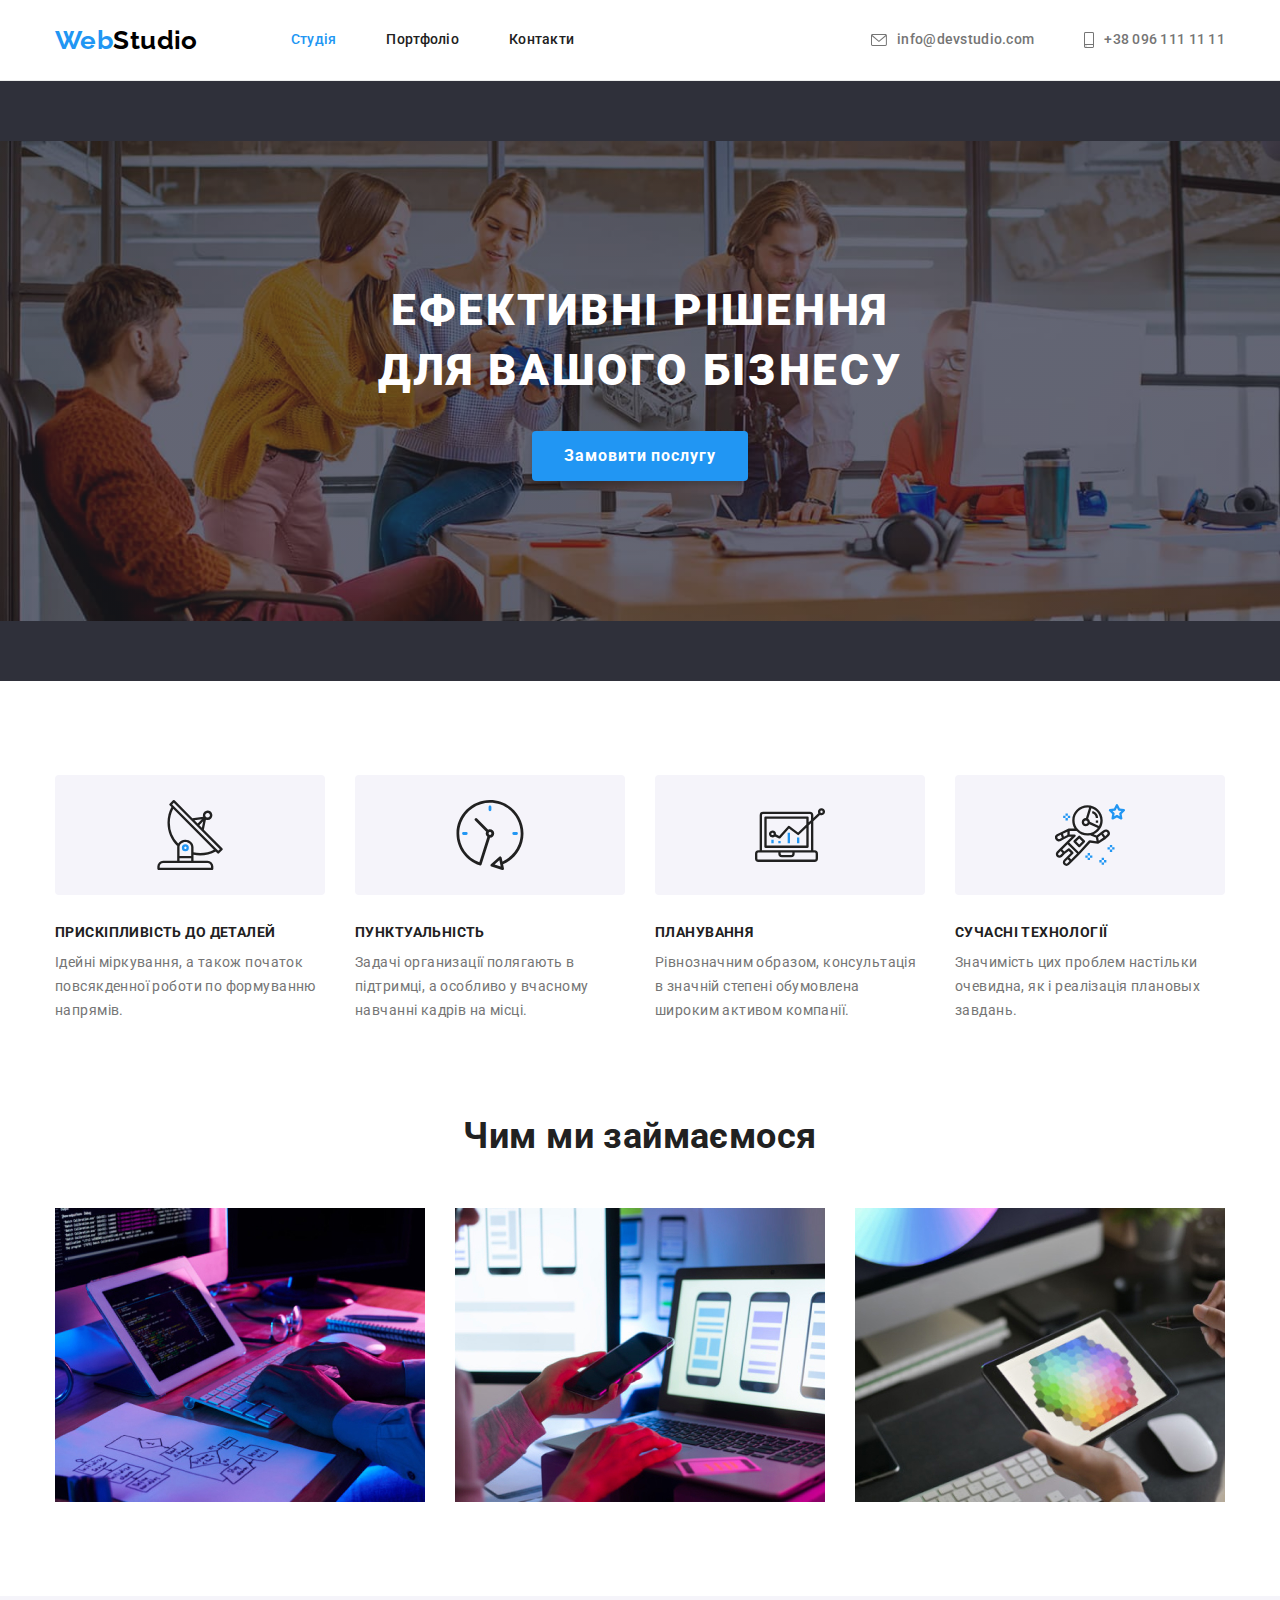
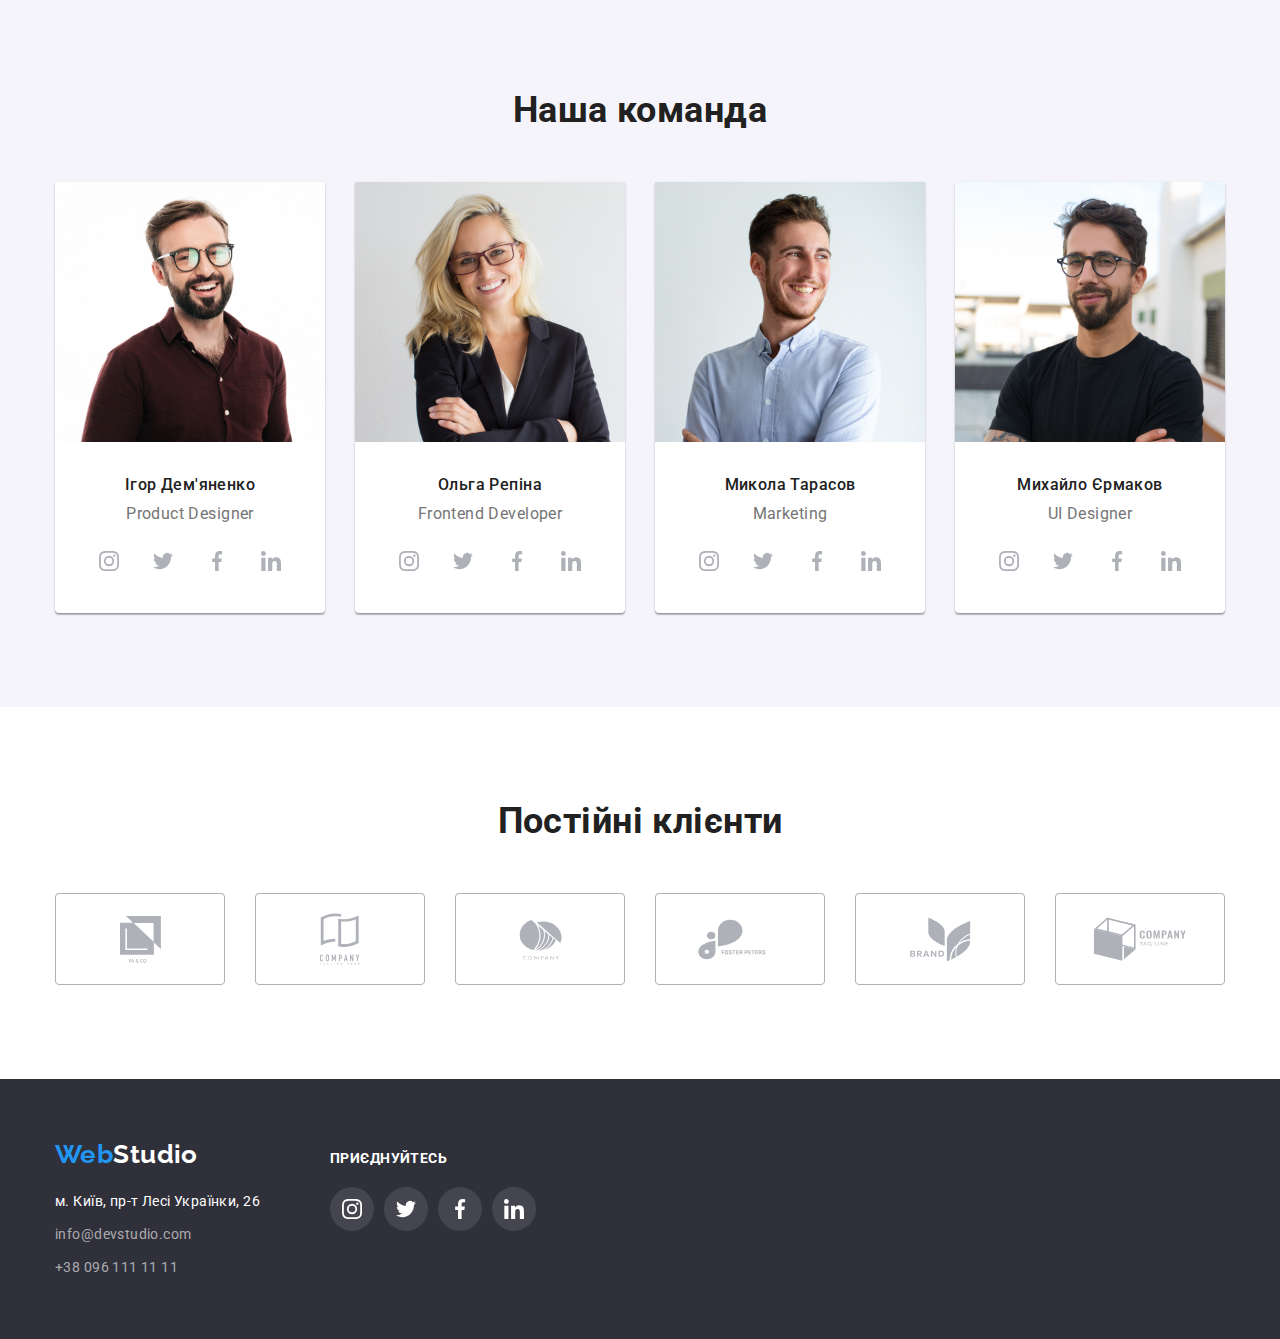
<file: index.html>
<!DOCTYPE html>
<html lang="uk-UA">
  <head>
    <meta charset="UTF-8" />
    <meta http-equiv="X-UA-Compatible" content="IE=edge" />
    <meta name="viewport" content="width=device-width, initial-scale=1.0" />
    <title>Go-IT Studio</title>
    <link rel="preconnect" href="https://fonts.googleapis.com" />
    <link rel="preconnect" href="https://fonts.gstatic.com" crossorigin />
    <link
      href="https://fonts.googleapis.com/css2?family=Raleway:wght@700&family=Roboto:wght@400;500;700;900&display=swap"
      rel="stylesheet"
    />
    <link
      rel="stylesheet"
      href="https://cdnjs.cloudflare.com/ajax/libs/modern-normalize/1.1.0/modern-normalize.min.css"
    />
    <link rel="icon" href="../images/studio.img/GO-IT.jpg" type="image/jpg" />
    <link rel="stylesheet" href="./css/styles.css" />
  </head>
  <body>
    <div class="content-pozitions">
      <!-- Шапка -->
      <header class="page-header">
        <div class="container">
          <div class="head-box">
            <nav class="head-nav">
              <a href="./index.html" class="logo">
                <span class="logo-left">Web</span>Studio</a
              >
              <ul class="site-nav">
                <li class="nav-item">
                  <a href="./index.html" class="link current">Студія</a>
                </li>
                <li class="nav-item">
                  <a href="./portfolio.html" class="link">Портфоліо</a>
                </li>
                <li class="nav-item"><a href="" class="link">Контакти</a></li>
              </ul>
            </nav>
            <ul class="auth-nav">
              <li class="nav-item">
                <a
                  class="contact-link imail-nav"
                  href="mailto:info@devstudio.com"
                  target="_blank"
                  rel="noopener nofollow noreferrer"
                >
                  <svg class="envelope" width="16" height="12">
                    <use
                      href="./images/icon.svg/sprite.svg#icon-envelope"
                    ></use>
                  </svg>
                  info@devstudio.com</a
                >
              </li>
              <li class="nav-item">
                <a
                  class="contact-link telf-nav"
                  href="tel:+380961111111"
                  target="_blank"
                  rel="noopener nofollow noreferrer"
                >
                  <svg class="smartphone" width="10" height="16">
                    <use
                      href="./images/icon.svg/sprite.svg#icon-smartphone"
                    ></use>
                  </svg>
                  +38 096 111 11 11</a
                >
              </li>
            </ul>
          </div>
        </div>
      </header>
      <!-- Section 1 -->
      <main>
        <section class="section-hero img-bgr-hero">
          <div class="container">
            <h1 class="hero-txt">ЕФЕКТИВНІ РІШЕННЯ ДЛЯ ВАШОГО БІЗНЕСУ</h1>
            <button type="button" class="hero-button">Замовити послугу</button>
          </div>
        </section>
        <!-- Section 2 -->
        <section class="section about">
          <div class="container">
            <h2 class="visually-hidden">Про Нас</h2>
            <ul class="about-us-list">
              <li class="content-box icon-details">
                <div class="test34">
                  <svg class="icon-about-us" width="70" height="70">
                    <use href="./images/icon.svg/sprite.svg#icon-antenna"></use>
                  </svg>
                </div>
                <h3 class="about-us">ПРИСКІПЛИВІСТЬ ДО ДЕТАЛЕЙ</h3>
                <p class="about-us-txt">
                  Ідейні міркування, а також початок повсякденної роботи по
                  формуванню напрямів.
                </p>
              </li>
              <li class="content-box icon-punctuality">
                <div class="test34">
                  <svg class="icon-about-us" width="70" height="70">
                    <use href="./images/icon.svg/sprite.svg#icon-clock"></use>
                  </svg>
                </div>
                <h3 class="about-us">ПУНКТУАЛЬНІСТЬ</h3>
                <p class="about-us-txt">
                  Задачі организації полягають в підтримці, а особливо у
                  вчасному навчанні кадрів на місці.
                </p>
              </li>
              <li class="content-box icon-planning">
                <div class="test34">
                  <svg class="icon-about-us" width="70" height="70">
                    <use href="./images/icon.svg/sprite.svg#icon-diagram"></use>
                  </svg>
                </div>
                <h3 class="about-us">ПЛАНУВАННЯ</h3>
                <p class="about-us-txt">
                  Рівнозначним образом, консультація в значній степені
                  обумовлена широким активом компанії.
                </p>
              </li>
              <li class="content-box icon-technology">
                <div class="test34">
                  <svg class="icon-about-us" width="70" height="70">
                    <use
                      href="./images/icon.svg/sprite.svg#icon-astronaut"
                    ></use>
                  </svg>
                </div>
                <h3 class="about-us">СУЧАСНІ ТЕХНОЛОГІЇ</h3>
                <p class="about-us-txt">
                  Значимість цих проблем настільки очевидна, як і реалізація
                  плановых завдань.
                </p>
              </li>
            </ul>
          </div>
        </section>
        <!-- Section 3 -->
        <section class="section">
          <div class="container">
            <h2 class="section-title">Чим ми займаємося</h2>
            <ul class="title-images">
              <li class="image">
                <img
                  src="./images/studio.img/work1.jpg"
                  alt="computer work"
                  width="370"
                  height="294"
                />
              </li>
              <li class="image">
                <img
                  src="./images/studio.img/work2.jpg"
                  alt="work for alaptop"
                  width="370"
                  height="294"
                />
              </li>
              <li class="image-last">
                <img
                  src="./images/studio.img/work3.jpg"
                  alt="work with thetablet"
                  width="370"
                  height="294"
                />
              </li>
            </ul>
          </div>
        </section>

        <!-- Section 4 -->
        <section class="section-team">
          <div class="container">
            <h2 class="section-title">Наша команда</h2>
            <!-- Team -->
            <ul class="team-box">
              <li class="team-element">
                <img
                  src="./images/studio.img/team1.jpg"
                  alt="Ігор Дем'яненко"
                  width="270"
                  height="260"
                />
                <h3 class="workers">Ігор Дем'яненко</h3>
                <p class="profession">Product Designer</p>
                <div class="social-networks">
                  <a
                    class="social-buttons"
                    href="#"
                    target="_blank"
                    rel="noopener nofollow noreferrer"
                  >
                    <svg class="social-pozition">
                      <use
                        href="./images/icon.svg/sprite.svg#icon-instagram"
                      ></use>
                    </svg>
                  </a>
                  <a
                    class="social-buttons"
                    href="#"
                    target="_blank"
                    rel="noopener nofollow noreferrer"
                  >
                    <svg class="social-pozition">
                      <use
                        href="./images/icon.svg/sprite.svg#icon-tviter"
                      ></use>
                    </svg>
                  </a>
                  <a
                    class="social-buttons"
                    href="#"
                    target="_blank"
                    rel="noopener nofollow noreferrer"
                  >
                    <svg class="social-pozition">
                      <use
                        href="./images/icon.svg/sprite.svg#icon-facebook"
                      ></use>
                    </svg>
                  </a>
                  <a
                    class="social-buttons"
                    href="#"
                    target="_blank"
                    rel="noopener nofollow noreferrer"
                  >
                    <svg class="social-pozition">
                      <use
                        href="./images/icon.svg/sprite.svg#icon-linkedin"
                      ></use>
                    </svg>
                  </a>
                </div>
              </li>
              <li class="team-element">
                <img
                  src="./images/studio.img/team2.jpg"
                  alt="Ольга Репіна"
                  width="270"
                  height="260"
                />
                <h3 class="workers">Ольга Репіна</h3>
                <p class="profession">Frontend Developer</p>
                <div class="social-networks">
                  <a
                    class="social-buttons"
                    href="#"
                    target="_blank"
                    rel="noopener nofollow noreferrer"
                  >
                    <svg class="social-pozition">
                      <use
                        href="./images/icon.svg/sprite.svg#icon-instagram"
                      ></use>
                    </svg>
                  </a>
                  <a
                    class="social-buttons"
                    href="#"
                    target="_blank"
                    rel="noopener nofollow noreferrer"
                  >
                    <svg class="social-pozition">
                      <use
                        href="./images/icon.svg/sprite.svg#icon-tviter"
                      ></use>
                    </svg>
                  </a>
                  <a
                    class="social-buttons"
                    href="#"
                    target="_blank"
                    rel="noopener nofollow noreferrer"
                  >
                    <svg class="social-pozition">
                      <use
                        href="./images/icon.svg/sprite.svg#icon-facebook"
                      ></use>
                    </svg>
                  </a>
                  <a
                    class="social-buttons"
                    href="#"
                    target="_blank"
                    rel="noopener nofollow noreferrer"
                  >
                    <svg class="social-pozition">
                      <use
                        href="./images/icon.svg/sprite.svg#icon-linkedin"
                      ></use>
                    </svg>
                  </a>
                </div>
              </li>
              <li class="team-element">
                <img
                  src="./images/studio.img/team3.jpg"
                  alt="Микола Тарасов"
                  width="270"
                  height="260"
                />
                <h3 class="workers">Микола Тарасов</h3>
                <p class="profession">Marketing</p>
                <div class="social-networks">
                  <a
                    class="social-buttons"
                    href="#"
                    target="_blank"
                    rel="noopener nofollow noreferrer"
                  >
                    <svg class="social-pozition">
                      <use
                        href="./images/icon.svg/sprite.svg#icon-instagram"
                      ></use>
                    </svg>
                  </a>
                  <a
                    class="social-buttons"
                    href="#"
                    target="_blank"
                    rel="noopener nofollow noreferrer"
                  >
                    <svg class="social-pozition">
                      <use
                        href="./images/icon.svg/sprite.svg#icon-tviter"
                      ></use>
                    </svg>
                  </a>
                  <a
                    class="social-buttons"
                    href="#"
                    target="_blank"
                    rel="noopener nofollow noreferrer"
                  >
                    <svg class="social-pozition">
                      <use
                        href="./images/icon.svg/sprite.svg#icon-facebook"
                      ></use>
                    </svg>
                  </a>
                  <a
                    class="social-buttons"
                    href="#"
                    target="_blank"
                    rel="noopener nofollow noreferrer"
                  >
                    <svg class="social-pozition">
                      <use
                        href="./images/icon.svg/sprite.svg#icon-linkedin"
                      ></use>
                    </svg>
                  </a>
                </div>
              </li>
              <li class="team-element">
                <img
                  src="./images/studio.img/team4.jpg"
                  alt="Михайло Єрмаков"
                  width="270"
                  height="260"
                />
                <h3 class="workers">Михайло Єрмаков</h3>
                <p class="profession">UI Designer</p>
                <div class="social-networks">
                  <a
                    class="social-buttons"
                    href="#"
                    target="_blank"
                    rel="noopener nofollow noreferrer"
                  >
                    <svg class="social-pozition">
                      <use
                        href="./images/icon.svg/sprite.svg#icon-instagram"
                      ></use>
                    </svg>
                  </a>
                  <a
                    class="social-buttons"
                    href="#"
                    target="_blank"
                    rel="noopener nofollow noreferrer"
                  >
                    <svg class="social-pozition">
                      <use
                        href="./images/icon.svg/sprite.svg#icon-tviter"
                      ></use>
                    </svg>
                  </a>
                  <a
                    class="social-buttons"
                    href="#"
                    target="_blank"
                    rel="noopener nofollow noreferrer"
                  >
                    <svg class="social-pozition">
                      <use
                        href="./images/icon.svg/sprite.svg#icon-facebook"
                      ></use>
                    </svg>
                  </a>
                  <a
                    class="social-buttons"
                    href="#"
                    target="_blank"
                    rel="noopener nofollow noreferrer"
                  >
                    <svg class="social-pozition">
                      <use
                        href="./images/icon.svg/sprite.svg#icon-linkedin"
                      ></use>
                    </svg>
                  </a>
                </div>
              </li>
            </ul>
          </div>
        </section>
        <section class="section">
          <div class="container">
            <h2 class="section-title">Постійні клієнти</h2>
            <ul class="regular-customers">
              <li class="company-box">
                <a class="company-hover" href="#">
                  <svg class="color-customers" width="41" height="47">
                    <use href="./images/icon.svg/sprite.svg#icon-ya-s-co"></use>
                  </svg>
                </a>
              </li>
              <li class="company-box">
                <a class="company-hover" href="#">
                  <svg class="color-customers" width="40" height="52">
                    <use
                      href="./images/icon.svg/sprite.svg#icon-company-t-h"
                    ></use>
                  </svg>
                </a>
              </li>
              <li class="company-box">
                <a class="company-hover" href="#">
                  <svg class="color-customers" width="43" height="41">
                    <use href="./images/icon.svg/sprite.svg#icon-company"></use>
                  </svg>
                </a>
              </li>
              <li class="company-box">
                <a class="company-hover" href="#">
                  <svg class="color-customers" width="84" height="41">
                    <use
                      href="./images/icon.svg/sprite.svg#icon-foster-peters"
                    ></use>
                  </svg>
                </a>
              </li>
              <li class="company-box">
                <a class="company-hover" href="#">
                  <svg class="color-customers" width="63" height="45">
                    <use href="./images/icon.svg/sprite.svg#icon-brand"></use>
                  </svg>
                </a>
              </li>
              <li class="company-box">
                <a class="company-hover" href="#">
                  <svg class="color-customers" width="94" height="44">
                    <use
                      href="./images/icon.svg/sprite.svg#icon-company-t-l"
                    ></use>
                  </svg>
                </a>
              </li>
            </ul>
          </div>
        </section>
      </main>
      <!-- Footer -->
      <footer class="footer">
        <div class="container">
          <div class="footer-box">
            <div class="footef-addres-box">
              <a class="logo-footer" href="./index.html">
                <span class="logo-left">Web</span>Studio</a
              >
              <address class="footer-address">
                <ul class="footer-contact">
                  <li class="address-item">
                    <a
                      class="address-sity"
                      href="https://goo.gl/maps/piqngm7oDQpEDh6u6"
                      target="_blank"
                      rel="noopener nofollow noreferrer"
                      >м. Київ, пр-т Лесі Українки, 26</a
                    >
                  </li>
                  <li class="contacts-studio">
                    <a
                      class="contacts"
                      href="mailto:info@devstudio.com"
                      target="_blank"
                      rel="noopener nofollow noreferrer"
                    >
                      info@devstudio.com</a
                    >
                  </li>
                  <li class="contacts-studio">
                    <a
                      class="contacts"
                      href="tel:+380961111111"
                      target="_blank"
                      rel="noopener nofollow noreferrer"
                    >
                      +38 096 111 11 11</a
                    >
                  </li>
                </ul>
              </address>
            </div>
            <div class="footer-social-section">
              <h2 class="join-in">Приєднуйтесь</h2>
              <div class="social-networks-footer">
                <a
                  class="social-buttons-footer"
                  href="#"
                  target="_blank"
                  rel="noopener nofollow noreferrer"
                >
                  <svg class="social-pozition-footer">
                    <use
                      href="./images/icon.svg/sprite.svg#icon-instagram"
                    ></use>
                  </svg>
                </a>
                <a
                  class="social-buttons-footer"
                  href="#"
                  target="_blank"
                  rel="noopener nofollow noreferrer"
                >
                  <svg class="social-pozition-footer">
                    <use href="./images/icon.svg/sprite.svg#icon-tviter"></use>
                  </svg>
                </a>
                <a
                  class="social-buttons-footer"
                  href="#"
                  target="_blank"
                  rel="noopener nofollow noreferrer"
                >
                  <svg class="social-pozition-footer">
                    <use
                      href="./images/icon.svg/sprite.svg#icon-facebook"
                    ></use>
                  </svg>
                </a>
                <a
                  class="social-buttons-footer"
                  href="#"
                  target="_blank"
                  rel="noopener nofollow noreferrer"
                >
                  <svg class="social-pozition-footer">
                    <use
                      href="./images/icon.svg/sprite.svg#icon-linkedin"
                    ></use>
                  </svg>
                </a>
              </div>
            </div>
          </div>
        </div>
      </footer>
    </div>
  </body>
</html>
</file>
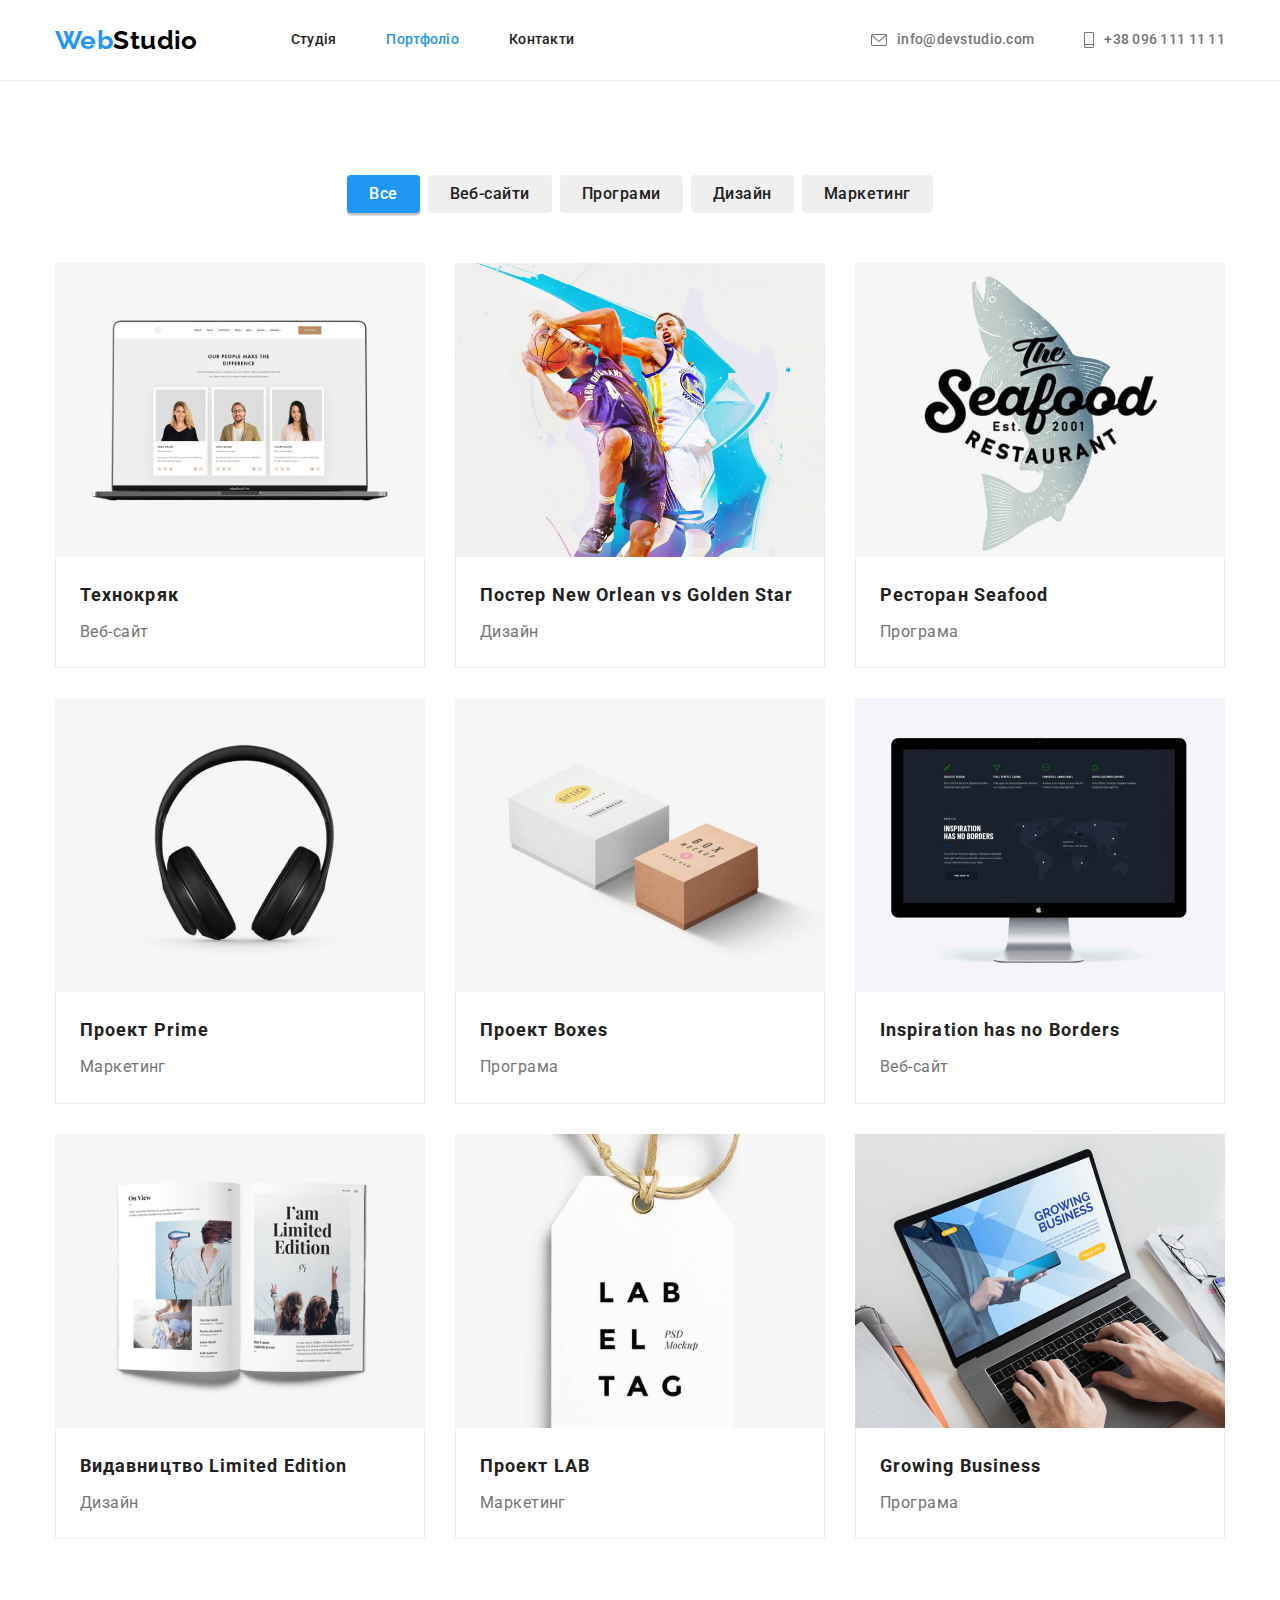
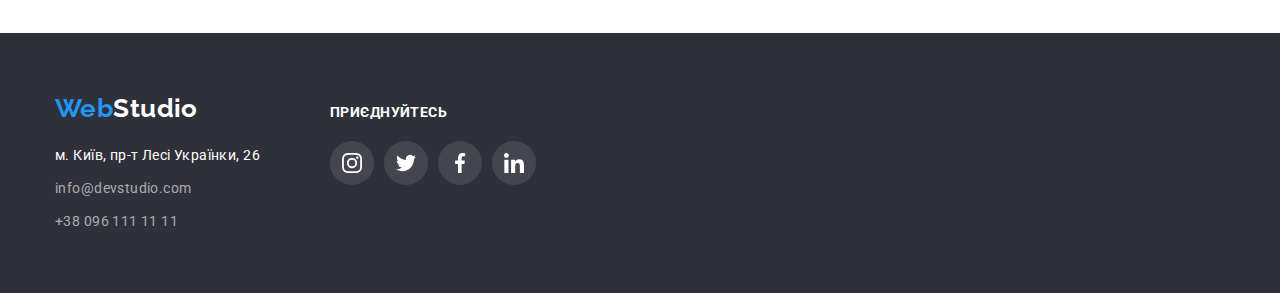
<file: portfolio.html>
<!DOCTYPE html>
<html lang="uk-UA">
  <head>
    <meta charset="UTF-8" />
    <meta http-equiv="X-UA-Compatible" content="IE=edge" />
    <meta name="viewport" content="width=device-width, initial-scale=1.0" />
    <title>Go-IT Portfolio</title>
    <link rel="preconnect" href="https://fonts.googleapis.com" />
    <link rel="preconnect" href="https://fonts.gstatic.com" crossorigin />
    <link
      href="https://fonts.googleapis.com/css2?family=Raleway:wght@700&family=Roboto:wght@400;500;700;900&display=swap"
      rel="stylesheet"
    />
    <link
      rel="stylesheet"
      href="https://cdnjs.cloudflare.com/ajax/libs/modern-normalize/1.1.0/modern-normalize.min.css"
    />
    <link rel="icon" href="../images/studio.img/GO-IT.jpg" type="image/jpg" />
    <link rel="stylesheet" href="./css/styles.css" />
  </head>
  <body class="body-pozition">
    <div class="content-pozitions">
      <!-- Шапка -->
      <header class="page-header">
        <div class="container">
          <div class="head-box">
            <nav class="head-nav">
              <a href="./index.html" class="logo">
                <span class="logo-left">Web</span>Studio</a
              >
              <ul class="site-nav">
                <li class="nav-item">
                  <a href="./index.html" class="link">Студія</a>
                </li>
                <li class="nav-item">
                  <a href="./portfolio.html" class="link current">Портфоліо</a>
                </li>
                <li class="nav-item"><a href="" class="link">Контакти</a></li>
              </ul>
            </nav>
            <ul class="auth-nav">
              <li class="nav-item">
                <a
                  class="contact-link imail-nav"
                  href="mailto:info@devstudio.com"
                >
                  <svg class="envelope" width="16" height="12">
                    <use
                      href="./images/icon.svg/sprite.svg#icon-envelope"
                    ></use>
                  </svg>
                  info@devstudio.com</a
                >
              </li>
              <li class="nav-item">
                <a class="contact-link telf-nav" href="tel:+380961111111">
                  <svg class="smartphone" width="10" height="16">
                    <use
                      href="./images/icon.svg/sprite.svg#icon-smartphone"
                    ></use>
                  </svg>
                  +38 096 111 11 11</a
                >
              </li>
            </ul>
          </div>
        </div>
      </header>
      <!-- Портфоліо -->
      <main>
        <section class="section-portfolio">
          <div class="container">
            <h1 class="visually-hidden">Портфоліо</h1>
            <!-- Фільтр -->
            <ul class="buttons">
              <li class="bgr-of-buttons">
                <button type="button" class="list-of-buttons current">
                  Все
                </button>
              </li>
              <li class="bgr-of-buttons">
                <button type="button" class="list-of-buttons">Веб-сайти</button>
              </li>
              <li class="bgr-of-buttons">
                <button type="button" class="list-of-buttons">Програми</button>
              </li>
              <li class="bgr-of-buttons">
                <button type="button" class="list-of-buttons">Дизайн</button>
              </li>
              <li class="bgr-of-buttons">
                <button type="button" class="list-of-buttons">Маркетинг</button>
              </li>
            </ul>
            <!-- Проект 1-3 -->
            <ul class="work-list-pozition">
              <li class="work-elements">
                <img
                  class="img-paddings"
                  src="./images/images.p2/tekhno.jpg"
                  alt="Techno-crack"
                  width="370"
                  height="294"
                />
                <div class="decoration-work-lilt">
                  <h2 class="titles-of-works">Технокряк</h2>
                  <p class="paragraphs-of-works">Веб-сайт</p>
                </div>
              </li>
              <li class="work-elements">
                <img
                  class="img-paddings"
                  src="./images/images.p2/goldenstar.jpg"
                  alt="Poster New Orlean vs Golden Star"
                  width="370"
                  height="294"
                />
                <div class="decoration-work-lilt">
                  <h2 class="titles-of-works">
                    Постер New Orlean vs Golden Star
                  </h2>
                  <p class="paragraphs-of-works">Дизайн</p>
                </div>
              </li>
              <li class="work-elements">
                <img
                  class="img-paddings"
                  src="./images/images.p2/seafood.jpg"
                  alt=" Restaurant Seafood"
                  width="370"
                  height="294"
                />
                <div class="decoration-work-lilt">
                  <h2 class="titles-of-works">Ресторан Seafood</h2>
                  <p class="paragraphs-of-works">Програма</p>
                </div>
              </li>
              <!-- Проект 4-6 -->
              <li class="work-elements">
                <img
                  class="img-paddings"
                  src="./images/images.p2/prime.jpg"
                  alt="Headphones"
                  width="370"
                  height="294"
                />
                <div class="decoration-work-lilt">
                  <h2 class="titles-of-works">Проект Prime</h2>
                  <p class="paragraphs-of-works">Маркетинг</p>
                </div>
              </li>
              <li class="work-elements">
                <img
                  class="img-paddings"
                  src="./images/images.p2/boxes.jpg"
                  alt="boxes"
                  width="370"
                  height="294"
                />
                <div class="decoration-work-lilt">
                  <h2 class="titles-of-works">Проект Boxes</h2>
                  <p class="paragraphs-of-works">Програма</p>
                </div>
              </li>
              <li class="work-elements">
                <img
                  class="img-paddings"
                  src="./images/images.p2/borders.jpg"
                  alt="Monitor"
                  width="370"
                  height="294"
                />
                <div class="decoration-work-lilt">
                  <h2 class="titles-of-works">Inspiration has no Borders</h2>
                  <p class="paragraphs-of-works">Веб-сайт</p>
                </div>
              </li>
              <!-- Проект 7-9 -->
              <li class="work-elements">
                <img
                  class="img-paddings"
                  src="./images/images.p2/limited.jpg"
                  alt="Limited Edition"
                  width="370"
                  height="294"
                />
                <div class="decoration-work-lilt">
                  <h2 class="titles-of-works">Видавництво Limited Edition</h2>
                  <p class="paragraphs-of-works">Дизайн</p>
                </div>
              </li>
              <li class="work-elements">
                <img
                  class="img-paddings"
                  src="./images/images.p2/projectlab.jpg"
                  alt="Project LAB"
                  width="370"
                  height="294"
                />
                <div class="decoration-work-lilt">
                  <h2 class="titles-of-works">Проект LAB</h2>
                  <p class="paragraphs-of-works">Маркетинг</p>
                </div>
              </li>
              <li class="work-elements">
                <img
                  class="img-paddings"
                  src="./images/images.p2/growing.jpg"
                  alt="Growing Business"
                  width="370"
                  height="294"
                />
                <div class="decoration-work-lilt">
                  <h2 class="titles-of-works">Growing Business</h2>
                  <p class="paragraphs-of-works">Програма</p>
                </div>
              </li>
            </ul>
          </div>
        </section>
      </main>
      <!-- Підвал -->
      <footer class="footer">
        <div class="container">
          <div class="footer-box">
            <div class="footef-addres-box">
              <a class="logo-footer" href="./index.html">
                <span class="logo-left">Web</span>Studio</a
              >
              <address class="footer-address">
                <ul class="footer-contact">
                  <li class="address-item">
                    <a
                      class="address-sity"
                      href="https://goo.gl/maps/piqngm7oDQpEDh6u6"
                      target="_blank"
                      rel="noopener nofollow noreferrer"
                      >м. Київ, пр-т Лесі Українки, 26</a
                    >
                  </li>
                  <li class="contacts-studio">
                    <a class="contacts" href="mailto:info@devstudio.com">
                      info@devstudio.com</a
                    >
                  </li>
                  <li class="contacts-studio">
                    <a class="contacts" href="tel:+380961111111">
                      +38 096 111 11 11</a
                    >
                  </li>
                </ul>
              </address>
            </div>
            <div class="footer-social-section">
              <h2 class="join-in">Приєднуйтесь</h2>
              <div class="social-networks-footer">
                <a
                  class="social-buttons-footer"
                  href="#"
                  target="_blank"
                  rel="noopener nofollow noreferrer"
                >
                  <svg class="social-pozition-footer">
                    <use
                      href="./images/icon.svg/sprite.svg#icon-instagram"
                    ></use>
                  </svg>
                </a>
                <a
                  class="social-buttons-footer"
                  href="#"
                  target="_blank"
                  rel="noopener nofollow noreferrer"
                >
                  <svg class="social-pozition-footer">
                    <use href="./images/icon.svg/sprite.svg#icon-tviter"></use>
                  </svg>
                </a>
                <a
                  class="social-buttons-footer"
                  href="#"
                  target="_blank"
                  rel="noopener nofollow noreferrer"
                >
                  <svg class="social-pozition-footer">
                    <use
                      href="./images/icon.svg/sprite.svg#icon-facebook"
                    ></use>
                  </svg>
                </a>
                <a
                  class="social-buttons-footer"
                  href="#"
                  target="_blank"
                  rel="noopener nofollow noreferrer"
                >
                  <svg class="social-pozition-footer">
                    <use
                      href="./images/icon.svg/sprite.svg#icon-linkedin"
                    ></use>
                  </svg>
                </a>
              </div>
            </div>
          </div>
        </div>
      </footer>
    </div>
  </body>
</html>
</file>
<file: css/styles.css>
:root {
  --primary-text-color: #757575;
  --title-text-color: #212121;
  --accent-color: #2196f3;
  --color-white: #ffffff;
  --primary-section-fon: #2f303a;

  /* decoration */
  --decoration-work-list: #eeeeee;
  --decoration-background: #f5f4fa;
  --decoration-buttons-2: #a9a9ad;
  --decoration-color-customers: #afb1b8;
}

*,
*::before,
*::after {
  margin: 0;
}

body {
  color: var(--primary-text-color);
  font-family: Roboto, sans-serif;
  font-weight: 400;
  letter-spacing: 0.03em;
  font-size: 14px;
}

.container {
  max-width: 1200px;
  margin: 0 auto;
  padding: 0 15px;
}

/* ШАПКА */

.page-header {
  background-color: var(--color-white);
  border-bottom: 1px solid #ececec;

  padding: 0;
}

.head-box {
  display: flex;
  align-items: center;
}

.head-nav {
  display: flex;
  align-items: center;
}

.logo-left {
  color: var(--accent-color);
  font-family: Raleway, sans-serif;
  font-weight: 700;
  font-size: 26px;
  line-height: 1.19;
}

.logo {
  color: #000000;
  font-family: Raleway, sans-serif;
  font-weight: 700;
  font-size: 26px;
  line-height: 1.19;
  text-decoration: none;
}

.logo:focus {
  background-color: var(--color-white);
}

.link {
  color: var(--title-text-color);
  font-weight: 500;
  line-height: 1.14;
  letter-spacing: 0.02em;
  text-decoration: none;

  padding-bottom: 32px;
  padding-top: 32px;
}

.site-nav {
  margin-left: 93px;
  display: flex;
}

.site-nav .nav-item:not(:last-child) {
  margin-right: 50px;
}

.site-nav :focus {
  background-color: var(--color-white);
  color: var(--accent-color);
}

.site-nav :hover {
  color: var(--accent-color);
}

.site-nav .link.current {
  color: var(--accent-color);
}

.auth-nav .nav-item + .nav-item {
  margin-left: 50px;
}

.auth-nav {
  display: flex;
  margin-left: auto;
}

.contact-link {
  display: flex;
  align-items: center;
  justify-content: center;
  color: var(--primary-text-color);
  font-weight: 500;
  line-height: 1.14;
  letter-spacing: 0.02em;
  text-decoration: none;
  display: inline-flex;

  padding: 32px 0;
}

.contact-link:hover,
.contact-link:focus {
  color: var(--accent-color);
}

.nav-item {
  display: flex;
  align-items: center;
}

.nav-item:hover,
.nav-item:focus {
  color: var(--accent-color);
}

.envelope {
  width: 16px;
  height: 12px;

  margin-right: 10px;
  fill: currentColor;
}

.smartphone {
  width: 10px;
  height: 16px;

  margin-right: 10px;
  fill: currentColor;
}

/* Добавляє заголовкам стиль */

h1,
h2,
h3 {
  color: var(--title-text-color);
}

button {
  cursor: pointer;
}

/* Секція 1 */

.section-hero {
  background: var(--primary-section-fon);
}

.img-bgr-hero {
  padding: 200px 0;
  text-align: center;

  background-image: linear-gradient(
      rgba(47, 48, 58, 0.4),
      rgba(47, 48, 58, 0.4)
    ),
    url(../images/studio.img/bgr-hero.jpg);

  background-repeat: no-repeat;
  background-position: center;
  background-size: contain;
}

.hero-txt {
  margin-left: auto;
  margin-right: auto;

  color: var(--color-white);
  font-family: Roboto, sans-serif;
  max-width: 600px;
  font-weight: 900;
  font-size: 44px;
  line-height: 1.36;
  text-align: center;
  letter-spacing: 0.06em;
}

.hero-button {
  margin-top: 30px;
  margin-left: auto;
  margin-right: auto;

  padding: 10px 32px;

  background-color: var(--accent-color);
  color: var(--color-white);
  font-family: inherit;
  font-style: normal;
  font-weight: 700;
  font-size: 16px;
  line-height: 1.9;
  display: flex;
  align-items: center;
  text-align: center;
  letter-spacing: 0.06em;
  box-shadow: 0px 4px 4px rgba(0, 0, 0, 0.15);
  border: 0;
  border-radius: 4px;
}

.hero-button:hover,
.hero-button:focus {
  background-color: #188ce8;
  box-shadow: 0px 4px 4px rgba(0, 0, 0, 0.15);
  border-radius: 4px;
}

/* Секція 2 */

.section {
  padding: 94px 0;
  background: var(--color-white);
}

.about {
  padding-bottom: 0;
}

.about-us-list {
  display: flex;
  flex-wrap: wrap;
  gap: 30px;
  justify-content: center;
}

/* .about-us {
  margin-top: 20px;
} */

.content-box {
  max-width: 270px;
  display: flex;
  flex-direction: column;
}

.test34 {
  width: 270px;
  height: 120px;
  background-color: var(--decoration-background);
  margin-bottom: 30px;
  border-radius: 4px;
}

.icon-about-us {
  margin: 25px 100px;
}

/* .content-box::before {
  content: "";
  display: block;
  background-repeat: no-repeat;
  background-position: center;
  background-size: contain;
  margin-bottom: 30px;
  width: 270px;
  height: 120px;
  background: var(--decoration-background);
  border-radius: 4px;
} */

/* .icon-details::before {
  background-image: url(../images/icon.svg/./details.svg);
}

.icon-punctuality::before {
  background-image: url(../images/icon.svg/punctuality.svg);
}

.icon-planning::before {
  background-image: url(../images/icon.svg/planning.svg);
}

.icon-technology::before {
  background-image: url(../images/icon.svg/technology.svg);
} */

.about-us {
  line-height: 1.14;
  text-transform: uppercase;
  font-size: 14px;
}

.about-us-txt {
  margin-top: 10px;

  line-height: 1.7;
}

/* Секція 3 */

.title-images {
  margin-top: 50px;

  display: flex;
}

.image {
  max-width: 370px;
  max-height: 294px;
  margin-right: 30px;
}

.image-last {
  max-width: 370px;
  max-height: 294px;
}

.section-title {
  font-size: 36px;
  line-height: 1.16;
  text-align: center;
}

/* Секція 4 "Team" */

.section-team {
  padding: 94px 0;

  background-color: #f5f4fa;
}

.team-box {
  display: flex;
  flex-wrap: wrap;
  gap: 30px;

  margin-top: 50px;
}

.team-element {
  background: #ffffff;

  box-shadow: 0px 1px 3px rgba(0, 0, 0, 0.12), 0px 1px 1px rgba(0, 0, 0, 0.14),
    0px 2px 1px rgba(0, 0, 0, 0.2);
  border-radius: 0px 0px 4px 4px;
  text-align: center;
}

.workers {
  margin-top: 30px;

  font-weight: 500;
  font-size: 16px;
  line-height: 1.2;
}

.profession {
  margin-top: 10px;
  font-size: 16px;
  line-height: 1.2;
}

.social-networks {
  display: flex;
  flex-wrap: wrap;
  gap: 10px;
  justify-content: center;
  max-width: 270px;
  padding-top: 16px;
  padding-bottom: 30px;
}

.social-buttons {
  width: 44px;
  height: 44px;
  border-radius: 50%;
  fill: #afb1b8;
}

.social-pozition {
  margin: 12px;
  width: 20px;
  height: 20px;
}

.social-buttons:hover {
  background-color: var(--accent-color);
  fill: var(--color-white);
  filter: drop-shadow(0px 4px 4px rgba(0, 0, 0, 0.25));
}

.social-buttons:focus {
  background-color: var(--accent-color);
  fill: var(--color-white);
  filter: drop-shadow(0px 4px 4px rgba(0, 0, 0, 0.25));
}

.regular-customers {
  display: flex;
  /* flex-wrap: wrap;
  gap: 30px;
  justify-content: center; */
  margin-top: 50px;
}

.company-box + .company-box {
  margin-left: 30px;
}

.company-box {
  width: 170px;
  height: 92px;
}

.company-hover {
  display: flex;
  align-items: center;
  justify-content: center;
  width: 100%;
  height: 100%;
  /* border-radius: 50%; */
  border: 1px solid var(--decoration-color-customers);
  border-radius: 4px;
  color: var(--decoration-color-customers);
  /* background-color: var(--color-white); */
}

.company-hover:hover,
.company-hover:focus {
  cursor: pointer;
  color: var(--accent-color);
  border-color: var(--accent-color);
  border-radius: 4px;
}

.color-customers {
  fill: currentColor;
}

.color-customers:hover {
  fill: var(--accent-color);
}

.color-customers:focus {
  fill: var(--accent-color);
}

/* Підвал */

.footer {
  padding: 60px 0;

  background: var(--primary-section-fon);
}

.logo-footer {
  color: var(--color-white);
  font-family: Raleway, sans-serif;
  font-weight: 700;
  font-size: 26px;
  line-height: 1.19;
  text-decoration: none;
  display: inline-block;
}

.footer-contact :not(:last-child) {
  padding-bottom: 9px;
}

.footer-address {
  margin-top: 20px;
}

.address-item .address-sity {
  display: flex;
  align-items: center;
}

.address-sity {
  font-style: normal;
  line-height: 1.7;
  text-decoration: none;
  color: var(--color-white);
}

.contacts {
  font-style: normal;
  line-height: 1.7;
  text-decoration: none;
  color: rgba(255, 255, 255, 0.6);
}

.contacts:hover {
  background-color: var(--primary-section-fon);
  color: var(--accent-color);
}

.contacts:focus {
  background-color: var(--primary-section-fon);
  color: var(--accent-color);
}

.join-in {
  font-family: Roboto, sans-serif;
  font-style: normal;
  font-weight: 700;
  font-size: 14px;
  line-height: 1.14;
  text-transform: uppercase;
  color: var(--color-white);
}

.footer-box {
  display: flex;
  align-items: baseline;
  /* flex-wrap: wrap;
  gap: 70px; */
  /* align-items: baseline; */
}

/* .footer-box {
  display: flex;
  flex-direction: column;
} */

.footef-addres-box {
  margin-right: 70px;
}

.social-networks-footer {
  display: flex;
  flex-wrap: wrap;
  gap: 10px;
  justify-content: center;
  align-items: center;
  max-width: 270px;
  padding-top: 20px;
  padding-bottom: 30px;
}

.social-buttons-footer {
  width: 44px;
  height: 44px;
  border-radius: 50%;
  fill: var(--color-white);
  background-color: rgba(255, 255, 255, 0.1);
}

.social-pozition-footer {
  margin: 12px;
  width: 20px;
  height: 20px;
}

.social-buttons-footer:hover {
  background-color: var(--accent-color);
  fill: var(--color-white);
  filter: drop-shadow(0px 4px 4px rgba(0, 0, 0, 0.25));
}

.social-buttons-footer:focus {
  background-color: var(--accent-color);
  fill: var(--color-white);
  filter: drop-shadow(rgba(0, 0, 0, 0.25) 0px 4px 4px);
}

/* Прибирає список з "li" */
ul {
  list-style: none;
  padding: 0;
}

/* Скриті заголовки */
.visually-hidden {
  position: absolute;
  width: 1px;
  height: 1px;
  margin: -1px;
  border: 0;
  padding: 0;
  white-space: nowrap;
  clip-path: inset(100%);
  clip: rect(0 0 0 0);
  overflow: hidden;
}

/* PAGE #-2 */

.section-portfolio {
  padding: 94px 0;
}

.buttons {
  margin-bottom: 50px;
  display: flex;
  justify-content: center;
  flex-wrap: wrap;
  gap: 8px;
}

.list-of-buttons {
  padding: 6px 22px;

  border: none;
  border-radius: 4px;

  font-family: Roboto, sans-serif;
  font-style: normal;
  font-weight: 500;
  font-size: 16px;
  line-height: 1.62;
  letter-spacing: 0.03em;
  color: var(--title-text-color);
  cursor: pointer;
}

.list-of-buttons:hover,
.list-of-buttons:focus {
  background-color: var(--accent-color);
  color: var(--color-white);
  box-shadow: 0px 3px 1px rgba(0, 0, 0, 0.1), 0px 1px 2px rgba(0, 0, 0, 0.08),
    0px 2px 2px rgba(0, 0, 0, 0.12);
  border-radius: 4px;
}

.buttons:focus,
.buttons:focus:hover {
  background-color: var(--accent-color);
  color: var(--color-white);
}

.buttons .current {
  background-color: var(--accent-color);
  color: var(--color-white);
  box-shadow: 0px 3px 1px rgba(0, 0, 0, 0.1), 0px 1px 2px rgba(0, 0, 0, 0.08),
    0px 2px 2px rgba(0, 0, 0, 0.12);
  border-radius: 4px;
}

.img-paddings {
  display: block;
}

.titles-of-works {
  font-size: 18px;
  line-height: 2;
  letter-spacing: 0.06em;
  color: var(--title-text-color);
}

.paragraphs-of-works {
  margin-top: 4px;

  font-size: 16px;
  line-height: 1.9;
  color: var(--primary-text-color);
}

.work-list {
  width: 1200px;
  padding: 0 15px;
}

.work-list-pozition {
  display: flex;
  flex-wrap: wrap;
  margin: -15px;
}

.work-elements {
  width: 370px;
  margin: 15px;
}

.work-elements:hover {
  cursor: pointer;
  box-shadow: 0px 1px 1px rgba(0, 0, 0, 0.12), 0px 4px 4px rgba(0, 0, 0, 0.06),
    1px 4px 6px rgba(0, 0, 0, 0.16);
}

.decoration-work-lilt {
  border-left: 1px solid var(--decoration-work-list);
  border-right: 1px solid var(--decoration-work-list);
  border-bottom: 1px solid var(--decoration-work-list);

  padding: 20px 24px;
}

/* background-repeat: no-repeat; */
/* background-position: center; */
/* background-size: cover; */

.social-pozition:focus {
  color: var(--color-white);
}
</file>
